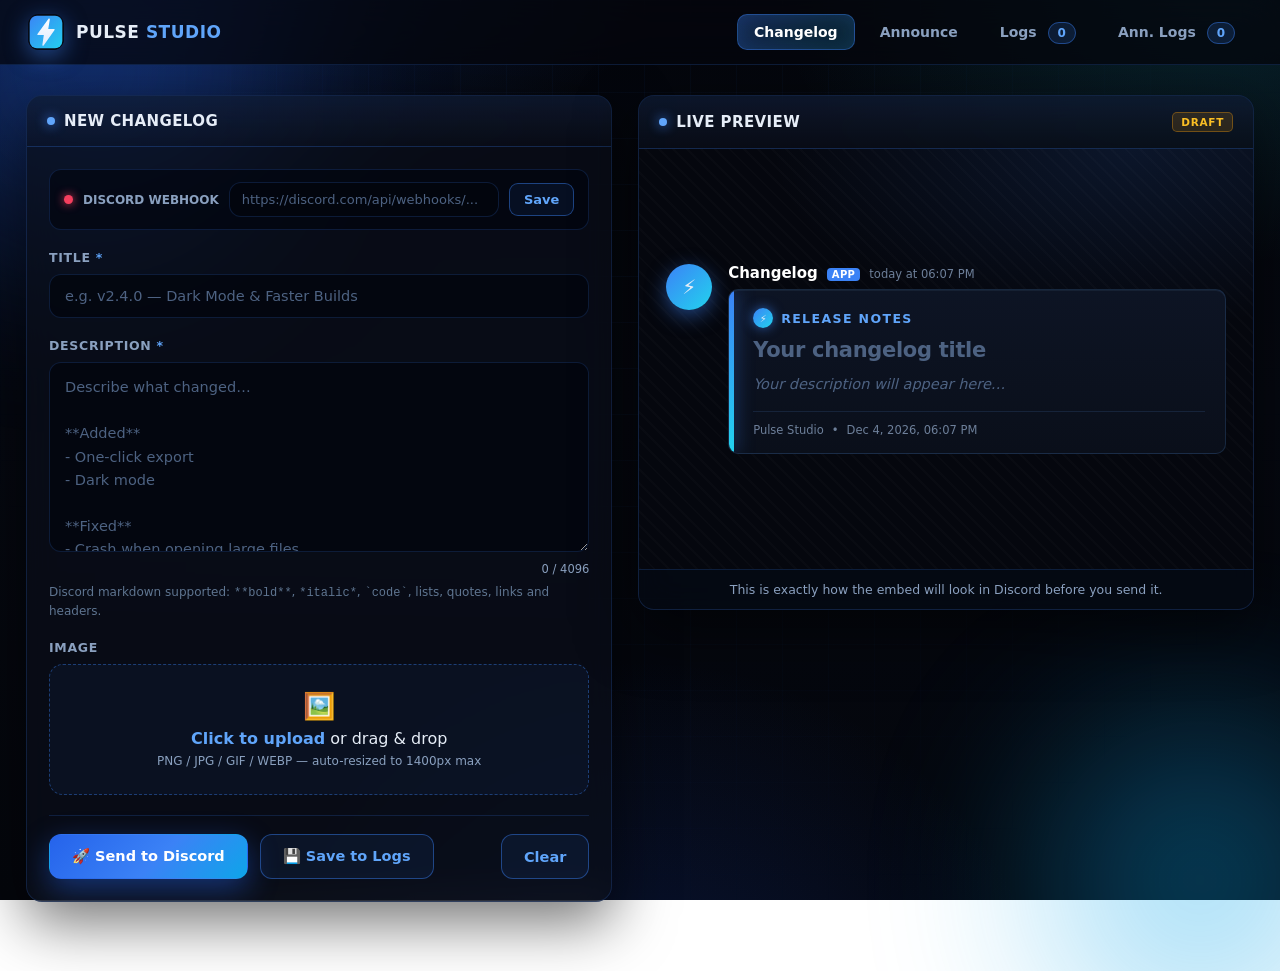
<file: index.html>
<!DOCTYPE html>
<html lang="en">
<head>
<meta charset="UTF-8" />
<meta name="viewport" content="width=device-width, initial-scale=1.0" />
<title>Pulse Studio — Changelog</title>
<link rel="icon" type="image/svg+xml" href="assets/logo.svg" />
<link rel="apple-touch-icon" href="assets/logo.svg" />
<link rel="stylesheet" href="css/style.css" />
</head>
<body>
<div class="orb orb-a"></div>
<div class="orb orb-b"></div>

<header class="topbar">
  <div class="brand">
    <img class="logo" src="assets/logo.svg" alt="Pulse Studio" />
    <span>PULSE <b>STUDIO</b></span>
  </div>
  <nav class="nav">
    <a href="index.html" class="active">Changelog</a>
    <a href="announcement.html">Announce</a>
    <a href="logs.html">Logs <span class="count-badge" id="navCount">0</span></a>
    <a href="announcement-logs.html">Ann. Logs <span class="count-badge" id="navCountAnn">0</span></a>
  </nav>
</header>

<main class="wrap">
  <div class="grid">

    <!-- ============ EDITOR ============ -->
    <section class="card">
      <div class="card-head">
        <h2 id="formHeading">New Changelog</h2>
        <button class="btn btn-ghost btn-sm" id="btnCancelEdit" style="display:none">Cancel edit</button>
      </div>
      <div class="card-body">

        <div class="webhook">
          <span class="dot" id="hookDot"></span>
          <span class="lbl">DISCORD WEBHOOK</span>
          <input type="url" id="webhookUrl" placeholder="https://discord.com/api/webhooks/..." />
          <button class="btn btn-ghost btn-sm" id="btnSaveHook">Save</button>
        </div>

        <div class="field">
          <label for="title">Title <span class="req">*</span></label>
          <input type="text" id="title" maxlength="256"
                 placeholder="e.g. v2.4.0 — Dark Mode &amp; Faster Builds" />
        </div>

        <div class="field">
          <label for="description">Description <span class="req">*</span></label>
          <textarea id="description" maxlength="4096"
            placeholder="Describe what changed…&#10;&#10;**Added**&#10;- One-click export&#10;- Dark mode&#10;&#10;**Fixed**&#10;- Crash when opening large files"></textarea>
          <div class="counter"><span id="descCount">0</span> / 4096</div>
          <div class="help">Discord markdown supported: <code>**bold**</code>, <code>*italic*</code>, <code>`code`</code>, lists, quotes, links and headers.</div>
        </div>

        <div class="field">
          <label>Image</label>
          <div class="drop" id="drop">
            <span class="ico">🖼️</span>
            <b>Click to upload</b> or drag &amp; drop
            <small>PNG / JPG / GIF / WEBP — auto-resized to 1400px max</small>
          </div>
          <div class="thumb-wrap" id="thumbWrap" style="display:none">
            <img id="thumbImg" alt="preview" />
            <div class="thumb-meta">
              <div class="name" id="thumbName"></div>
              <div class="size" id="thumbSize"></div>
            </div>
            <button class="btn btn-danger btn-sm" id="btnRemoveImg">Remove</button>
          </div>
          <input type="file" id="fileInput" accept="image/*" hidden />
        </div>

        <div class="actions">
          <button class="btn btn-primary" id="btnSend">🚀 Send to Discord</button>
          <button class="btn btn-ghost" id="btnSaveDraft">💾 Save to Logs</button>
          <span class="spacer"></span>
          <button class="btn btn-ghost" id="btnClear">Clear</button>
        </div>
      </div>
    </section>

    <!-- ============ PREVIEW ============ -->
    <section class="card" id="previewCard">
      <div class="card-head">
        <h2>Live Preview</h2>
        <span class="status draft" id="previewStatus">DRAFT</span>
      </div>

      <div class="preview-stage">
        <div class="discord-msg">
          <div class="avatar">⚡</div>
          <div class="msg-content">
            <div class="msg-meta">
              <span class="bot-name">Changelog</span>
              <span class="bot-tag">APP</span>
              <span class="time" id="pvTime">today at 00:00</span>
            </div>

            <div class="embed" id="embedBox">
              <div class="e-author">
                <span class="e-author-name">Release Notes</span>
              </div>
              <h3 id="pvTitle">Your changelog title</h3>
              <div class="e-desc placeholder" id="pvDesc">Your description will appear here…</div>

              <div class="e-img" id="pvImgWrap" style="display:none">
                <img id="pvImg" alt="" />
              </div>

              <div class="e-foot">
                <span id="pvFoot">Pulse Studio</span>
                <span>•</span>
                <span id="pvDate">—</span>
              </div>
            </div>
          </div>
        </div>
      </div>

      <div class="preview-hint">
        This is exactly how the embed will look in Discord before you send it.
      </div>
    </section>

  </div>
</main>

<div class="modal-bg" id="confirmModal">
  <div class="modal" style="max-width:430px">
    <div class="card-head"><h2 id="cmTitle">Confirm</h2></div>
    <div class="card-body">
      <p id="cmText" style="margin:0 0 20px;color:var(--muted);line-height:1.6"></p>
      <div class="actions" style="border:0;padding-top:0;margin:0">
        <button class="btn btn-primary" id="cmYes" style="flex:1">Yes</button>
        <button class="btn btn-ghost" id="cmNo" style="flex:1">Cancel</button>
      </div>
    </div>
  </div>
</div>

<script src="js/core.js"></script>
<script src="js/editor.js"></script>
</body>
</html>
</file>
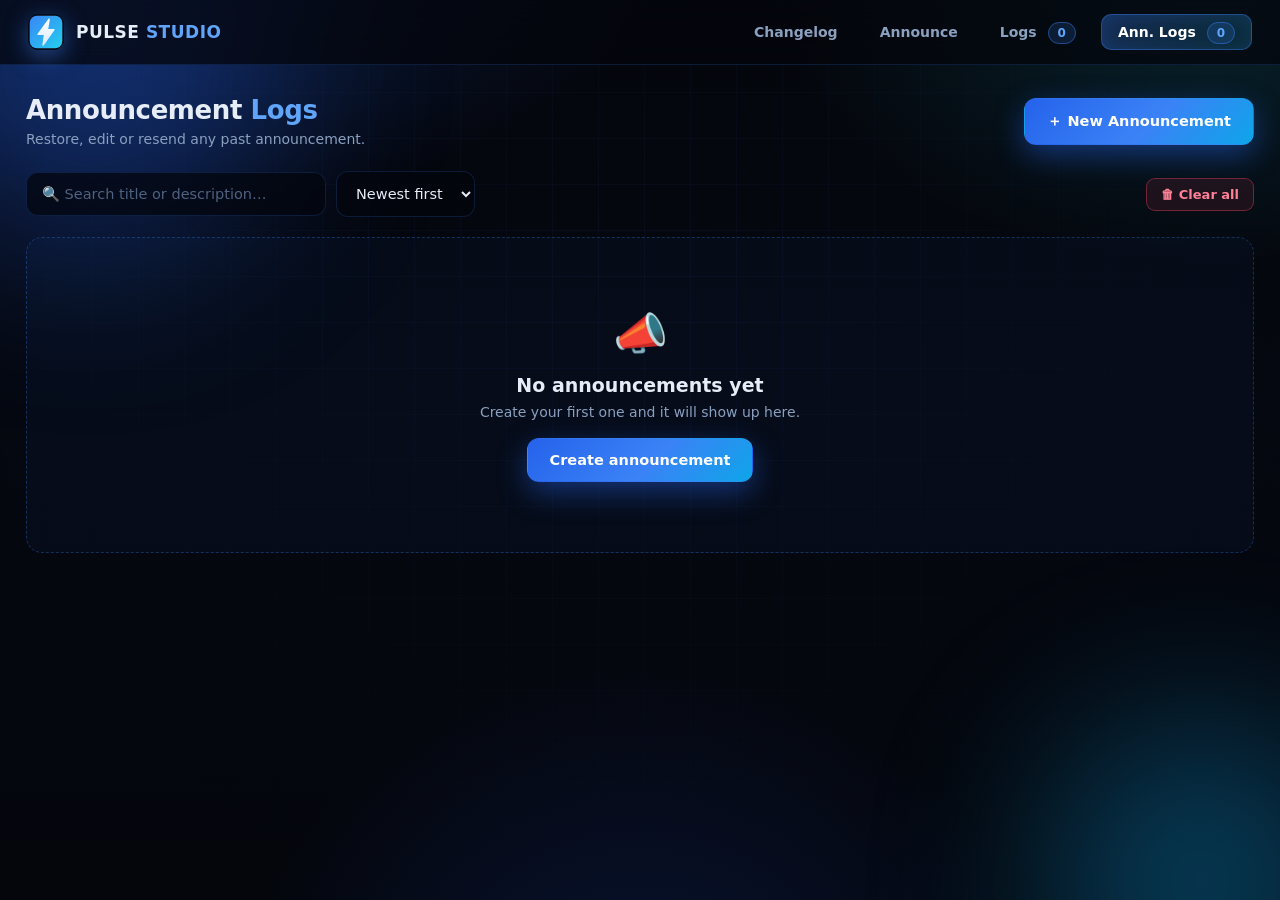
<file: announcement-logs.html>
<!DOCTYPE html>
<html lang="en">
<head>
<meta charset="UTF-8" />
<meta name="viewport" content="width=device-width, initial-scale=1.0" />
<title>Pulse Studio — Announcement Logs</title>
<link rel="icon" type="image/svg+xml" href="assets/logo.svg" />
<link rel="apple-touch-icon" href="assets/logo.svg" />
<link rel="stylesheet" href="css/style.css" />
</head>
<body>
<div class="orb orb-a"></div>
<div class="orb orb-b"></div>

<header class="topbar">
  <div class="brand">
    <img class="logo" src="assets/logo.svg" alt="Pulse Studio" />
    <span>PULSE <b>STUDIO</b></span>
  </div>
  <nav class="nav">
    <a href="index.html">Changelog</a>
    <a href="announcement.html">Announce</a>
    <a href="logs.html">Logs <span class="count-badge" id="navCount">0</span></a>
    <a href="announcement-logs.html" class="active">Ann. Logs <span class="count-badge" id="navCountAnn">0</span></a>
  </nav>
</header>

<main class="wrap">
  <div class="page-title">
    <div>
      <h1>Announcement <span>Logs</span></h1>
      <p>Restore, edit or resend any past announcement.</p>
    </div>
    <a class="btn btn-primary" href="announcement.html" style="text-decoration:none">＋ New Announcement</a>
  </div>

  <div class="toolbar">
    <input type="text" id="search" placeholder="🔍 Search title or description…" />
    <select id="sort" style="width:auto">
      <option value="new">Newest first</option>
      <option value="old">Oldest first</option>
      <option value="az">Title A–Z</option>
    </select>
    <span class="spacer" style="flex:1"></span>
    <button class="btn btn-danger btn-sm" id="btnClearAll">🗑 Clear all</button>
  </div>

  <div class="logs" id="logs"></div>

  <div class="empty" id="empty" style="display:none">
    <div class="big">📣</div>
    <h3>No announcements yet</h3>
    <p>Create your first one and it will show up here.</p>
    <p style="margin-top:18px"><a class="btn btn-primary" href="announcement.html" style="text-decoration:none">Create announcement</a></p>
  </div>
</main>

<div class="modal-bg" id="confirmModal">
  <div class="modal" style="max-width:430px">
    <div class="card-head"><h2 id="cmTitle">Confirm</h2></div>
    <div class="card-body">
      <p id="cmText" style="margin:0 0 20px;color:var(--muted);line-height:1.6"></p>
      <div class="actions" style="border:0;padding-top:0;margin:0">
        <button class="btn btn-primary" id="cmYes" style="flex:1">Yes</button>
        <button class="btn btn-ghost" id="cmNo" style="flex:1">Cancel</button>
      </div>
    </div>
  </div>
</div>

<script src="js/core.js"></script>
<script src="js/announcement-logs.js"></script>
</body>
</html>
</file>
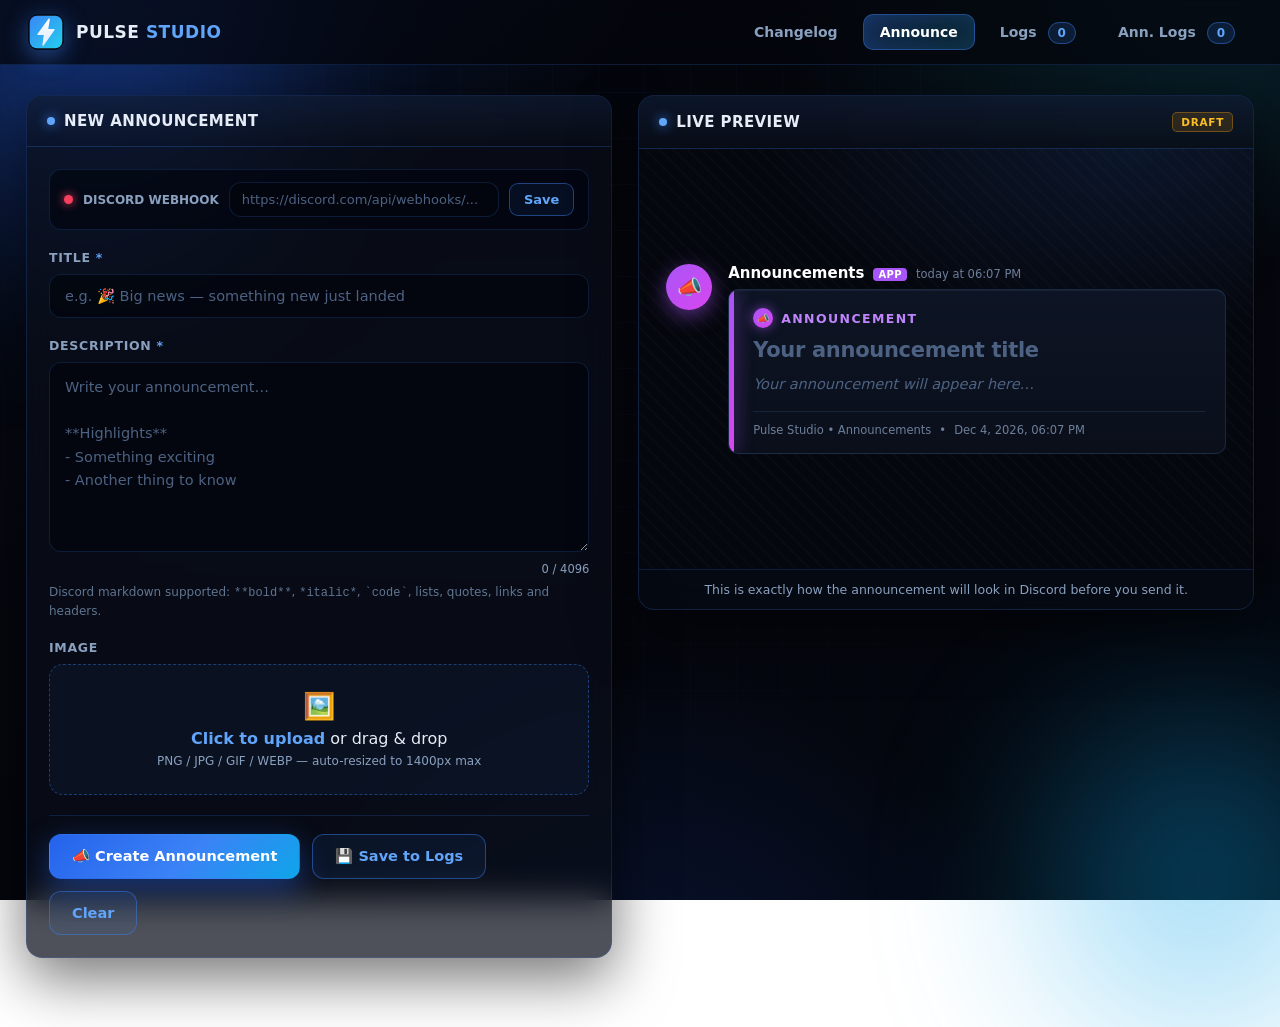
<file: announcement.html>
<!DOCTYPE html>
<html lang="en">
<head>
<meta charset="UTF-8" />
<meta name="viewport" content="width=device-width, initial-scale=1.0" />
<title>Pulse Studio — Announcement</title>
<link rel="icon" type="image/svg+xml" href="assets/logo.svg" />
<link rel="apple-touch-icon" href="assets/logo.svg" />
<link rel="stylesheet" href="css/style.css" />
</head>
<body>
<div class="orb orb-a"></div>
<div class="orb orb-b"></div>

<header class="topbar">
  <div class="brand">
    <img class="logo" src="assets/logo.svg" alt="Pulse Studio" />
    <span>PULSE <b>STUDIO</b></span>
  </div>
  <nav class="nav">
    <a href="index.html">Changelog</a>
    <a href="announcement.html" class="active">Announce</a>
    <a href="logs.html">Logs <span class="count-badge" id="navCount">0</span></a>
    <a href="announcement-logs.html">Ann. Logs <span class="count-badge" id="navCountAnn">0</span></a>
  </nav>
</header>

<main class="wrap">
  <div class="grid">

    <!-- ============ EDITOR ============ -->
    <section class="card">
      <div class="card-head">
        <h2 id="formHeading">New Announcement</h2>
        <button class="btn btn-ghost btn-sm" id="btnCancelEdit" style="display:none">Cancel edit</button>
      </div>
      <div class="card-body">

        <div class="webhook">
          <span class="dot" id="hookDot"></span>
          <span class="lbl">DISCORD WEBHOOK</span>
          <input type="url" id="webhookUrl" placeholder="https://discord.com/api/webhooks/..." />
          <button class="btn btn-ghost btn-sm" id="btnSaveHook">Save</button>
        </div>

        <div class="field">
          <label for="title">Title <span class="req">*</span></label>
          <input type="text" id="title" maxlength="256"
                 placeholder="e.g. 🎉 Big news — something new just landed" />
        </div>

        <div class="field">
          <label for="description">Description <span class="req">*</span></label>
          <textarea id="description" maxlength="4096"
            placeholder="Write your announcement…&#10;&#10;**Highlights**&#10;- Something exciting&#10;- Another thing to know"></textarea>
          <div class="counter"><span id="descCount">0</span> / 4096</div>
          <div class="help">Discord markdown supported: <code>**bold**</code>, <code>*italic*</code>, <code>`code`</code>, lists, quotes, links and headers.</div>
        </div>

        <div class="field">
          <label>Image</label>
          <div class="drop" id="drop">
            <span class="ico">🖼️</span>
            <b>Click to upload</b> or drag &amp; drop
            <small>PNG / JPG / GIF / WEBP — auto-resized to 1400px max</small>
          </div>
          <div class="thumb-wrap" id="thumbWrap" style="display:none">
            <img id="thumbImg" alt="preview" />
            <div class="thumb-meta">
              <div class="name" id="thumbName"></div>
              <div class="size" id="thumbSize"></div>
            </div>
            <button class="btn btn-danger btn-sm" id="btnRemoveImg">Remove</button>
          </div>
          <input type="file" id="fileInput" accept="image/*" hidden />
        </div>

        <div class="actions">
          <button class="btn btn-primary" id="btnSend">📣 Create Announcement</button>
          <button class="btn btn-ghost" id="btnSaveDraft">💾 Save to Logs</button>
          <span class="spacer"></span>
          <button class="btn btn-ghost" id="btnClear">Clear</button>
        </div>
      </div>
    </section>

    <!-- ============ PREVIEW ============ -->
    <section class="card" id="previewCard">
      <div class="card-head">
        <h2>Live Preview</h2>
        <span class="status draft" id="previewStatus">DRAFT</span>
      </div>

      <div class="preview-stage">
        <div class="discord-msg">
          <div class="avatar ann-avatar">📣</div>
          <div class="msg-content">
            <div class="msg-meta">
              <span class="bot-name">Announcements</span>
              <span class="bot-tag ann-tag">APP</span>
              <span class="time" id="pvTime">today at 00:00</span>
            </div>

            <div class="embed ann-embed" id="embedBox">
              <div class="e-author">
                <span class="e-author-name">Announcement</span>
              </div>
              <h3 id="pvTitle">Your announcement title</h3>
              <div class="e-desc placeholder" id="pvDesc">Your announcement will appear here…</div>

              <div class="e-img" id="pvImgWrap" style="display:none">
                <img id="pvImg" alt="" />
              </div>

              <div class="e-foot">
                <span id="pvFoot">Pulse Studio • Announcements</span>
                <span>•</span>
                <span id="pvDate">—</span>
              </div>
            </div>
          </div>
        </div>
      </div>

      <div class="preview-hint">
        This is exactly how the announcement will look in Discord before you send it.
      </div>
    </section>

  </div>
</main>

<div class="modal-bg" id="confirmModal">
  <div class="modal" style="max-width:430px">
    <div class="card-head"><h2 id="cmTitle">Confirm</h2></div>
    <div class="card-body">
      <p id="cmText" style="margin:0 0 20px;color:var(--muted);line-height:1.6"></p>
      <div class="actions" style="border:0;padding-top:0;margin:0">
        <button class="btn btn-primary" id="cmYes" style="flex:1">Yes</button>
        <button class="btn btn-ghost" id="cmNo" style="flex:1">Cancel</button>
      </div>
    </div>
  </div>
</div>

<script src="js/core.js"></script>
<script src="js/announcement.js"></script>
</body>
</html>
</file>
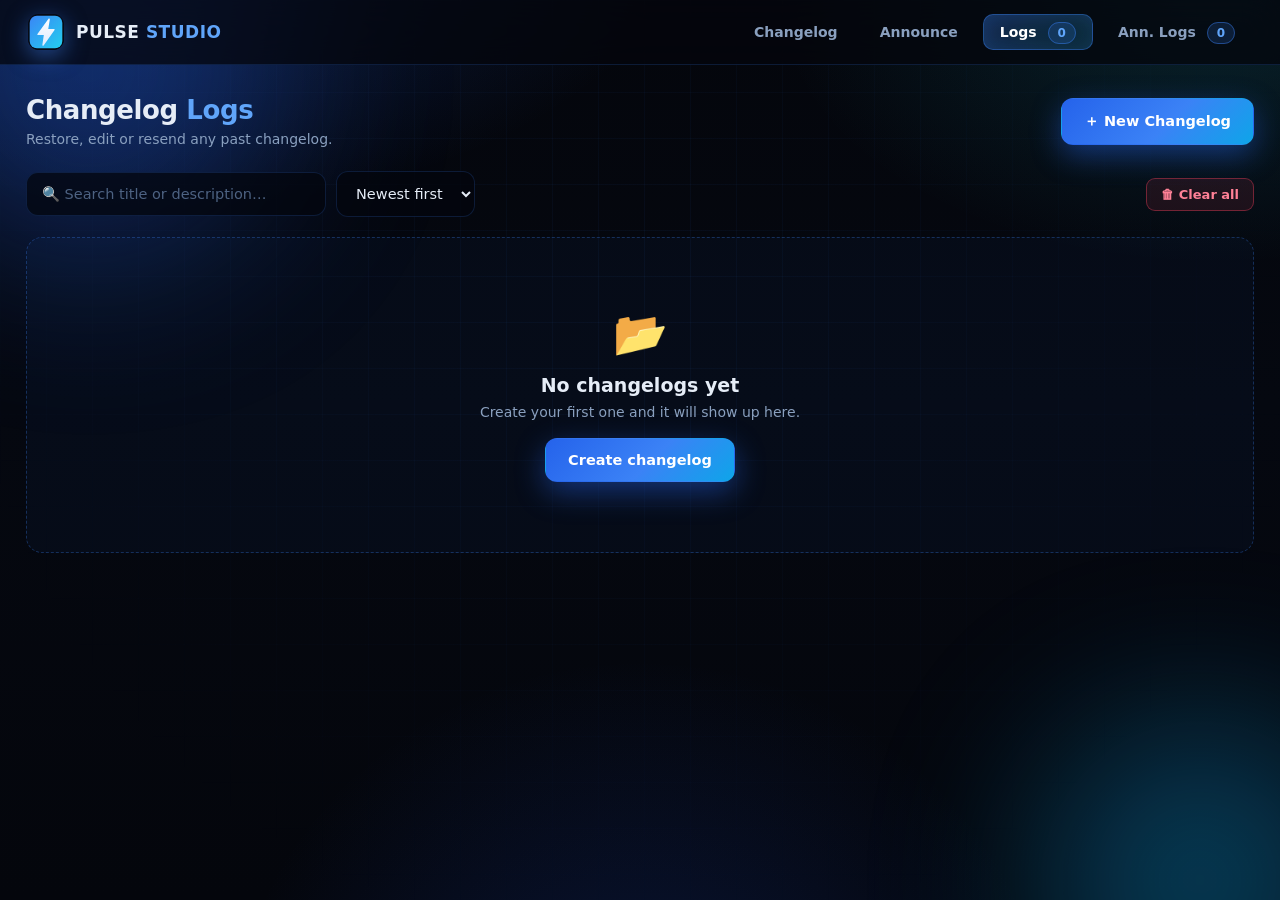
<file: logs.html>
<!DOCTYPE html>
<html lang="en">
<head>
<meta charset="UTF-8" />
<meta name="viewport" content="width=device-width, initial-scale=1.0" />
<title>Pulse Studio — Changelog Logs</title>
<link rel="icon" type="image/svg+xml" href="assets/logo.svg" />
<link rel="apple-touch-icon" href="assets/logo.svg" />
<link rel="stylesheet" href="css/style.css" />
</head>
<body>
<div class="orb orb-a"></div>
<div class="orb orb-b"></div>

<header class="topbar">
  <div class="brand">
    <img class="logo" src="assets/logo.svg" alt="Pulse Studio" />
    <span>PULSE <b>STUDIO</b></span>
  </div>
  <nav class="nav">
    <a href="index.html">Changelog</a>
    <a href="announcement.html">Announce</a>
    <a href="logs.html" class="active">Logs <span class="count-badge" id="navCount">0</span></a>
    <a href="announcement-logs.html">Ann. Logs <span class="count-badge" id="navCountAnn">0</span></a>
  </nav>
</header>

<main class="wrap">
  <div class="page-title">
    <div>
      <h1>Changelog <span>Logs</span></h1>
      <p>Restore, edit or resend any past changelog.</p>
    </div>
    <a class="btn btn-primary" href="index.html" style="text-decoration:none">＋ New Changelog</a>
  </div>

  <div class="toolbar">
    <input type="text" id="search" placeholder="🔍 Search title or description…" />
    <select id="sort" style="width:auto">
      <option value="new">Newest first</option>
      <option value="old">Oldest first</option>
      <option value="az">Title A–Z</option>
    </select>
    <span class="spacer" style="flex:1"></span>
    <button class="btn btn-danger btn-sm" id="btnClearAll">🗑 Clear all</button>
  </div>

  <div class="logs" id="logs"></div>

  <div class="empty" id="empty" style="display:none">
    <div class="big">📂</div>
    <h3>No changelogs yet</h3>
    <p>Create your first one and it will show up here.</p>
    <p style="margin-top:18px"><a class="btn btn-primary" href="index.html" style="text-decoration:none">Create changelog</a></p>
  </div>
</main>

<div class="modal-bg" id="confirmModal">
  <div class="modal" style="max-width:430px">
    <div class="card-head"><h2 id="cmTitle">Confirm</h2></div>
    <div class="card-body">
      <p id="cmText" style="margin:0 0 20px;color:var(--muted);line-height:1.6"></p>
      <div class="actions" style="border:0;padding-top:0;margin:0">
        <button class="btn btn-primary" id="cmYes" style="flex:1">Yes</button>
        <button class="btn btn-ghost" id="cmNo" style="flex:1">Cancel</button>
      </div>
    </div>
  </div>
</div>

<script src="js/core.js"></script>
<script src="js/logs.js"></script>
</body>
</html>
</file>
<file: css/style.css>
/* ============================================================
   PULSE STUDIO — Blue / Black modern UI
   ============================================================ */

:root {
  --bg: #04060c;
  --bg-2: #070b14;
  --panel: rgba(10, 15, 26, 0.72);
  --panel-solid: #0a0f1a;
  --line: rgba(59, 130, 246, 0.18);
  --line-strong: rgba(59, 130, 246, 0.45);
  --blue: #3b82f6;
  --blue-2: #60a5fa;
  --blue-3: #1d4ed8;
  --cyan: #22d3ee;
  --text: #e6edf7;
  --muted: #8aa0bf;
  --danger: #f43f5e;
  --ok: #22c55e;
  --warn: #f59e0b;
  --radius: 16px;
  --shadow: 0 20px 60px rgba(0, 0, 0, 0.55);
  --glow: 0 0 0 1px rgba(59, 130, 246, 0.25), 0 10px 40px rgba(37, 99, 235, 0.18);
  --font: "Segoe UI", Inter, system-ui, -apple-system, Roboto, Helvetica, Arial, sans-serif;
}

* { box-sizing: border-box; }

html, body { height: 100%; }

body {
  margin: 0;
  font-family: var(--font);
  color: var(--text);
  background:
    radial-gradient(900px 500px at 12% -10%, rgba(37, 99, 235, 0.28), transparent 60%),
    radial-gradient(800px 480px at 95% 0%, rgba(34, 211, 238, 0.14), transparent 55%),
    radial-gradient(700px 700px at 50% 120%, rgba(29, 78, 216, 0.22), transparent 60%),
    linear-gradient(180deg, #04060c 0%, #050810 45%, #04060c 100%);
  background-attachment: fixed;
  min-height: 100vh;
  overflow-x: hidden;
}

/* animated backdrop grid */
body::before {
  content: "";
  position: fixed;
  inset: 0;
  background-image:
    linear-gradient(rgba(59, 130, 246, 0.055) 1px, transparent 1px),
    linear-gradient(90deg, rgba(59, 130, 246, 0.055) 1px, transparent 1px);
  background-size: 46px 46px;
  mask-image: radial-gradient(circle at 50% 30%, #000 0%, transparent 78%);
  pointer-events: none;
  z-index: 0;
  animation: drift 40s linear infinite;
}

@keyframes drift {
  from { background-position: 0 0, 0 0; }
  to { background-position: 46px 46px, 46px 46px; }
}

/* floating orbs */
.orb {
  position: fixed;
  border-radius: 50%;
  filter: blur(90px);
  opacity: 0.35;
  pointer-events: none;
  z-index: 0;
}
.orb-a { width: 380px; height: 380px; background: #2563eb; top: -120px; left: -100px; animation: float1 18s ease-in-out infinite; }
.orb-b { width: 320px; height: 320px; background: #0ea5e9; bottom: -140px; right: -80px; animation: float2 22s ease-in-out infinite; }

@keyframes float1 { 50% { transform: translate(60px, 40px) scale(1.1); } }
@keyframes float2 { 50% { transform: translate(-50px, -40px) scale(1.08); } }

/* ============================ TOPBAR ============================ */
.topbar {
  position: sticky;
  top: 0;
  z-index: 50;
  display: flex;
  align-items: center;
  gap: 20px;
  padding: 14px 28px;
  background: rgba(4, 6, 12, 0.75);
  backdrop-filter: blur(18px);
  border-bottom: 1px solid var(--line);
}

.brand {
  display: flex;
  align-items: center;
  gap: 12px;
  font-weight: 800;
  letter-spacing: 0.5px;
  font-size: 17px;
}

.brand .logo {
  width: 36px;
  height: 36px;
  border-radius: 11px;
  display: block;
  flex: none;
  box-shadow: 0 6px 22px rgba(59, 130, 246, 0.5);
}

.brand span b { color: var(--blue-2); }

.nav {
  display: flex;
  gap: 8px;
  margin-left: auto;
  align-items: center;
}

.nav a {
  text-decoration: none;
  color: var(--muted);
  font-size: 14px;
  font-weight: 600;
  padding: 9px 16px;
  border-radius: 10px;
  border: 1px solid transparent;
  transition: 0.22s ease;
}

.nav a:hover { color: var(--text); background: rgba(59, 130, 246, 0.1); }

.nav a.active {
  color: #fff;
  background: linear-gradient(135deg, rgba(59, 130, 246, 0.28), rgba(34, 211, 238, 0.14));
  border-color: var(--line-strong);
  box-shadow: inset 0 0 22px rgba(59, 130, 246, 0.2);
}

.count-badge {
  background: rgba(59, 130, 246, 0.16);
  border: 1px solid var(--line-strong);
  color: var(--blue-2);
  font-size: 12px;
  font-weight: 700;
  padding: 3px 9px;
  border-radius: 999px;
  margin-left: 6px;
}

@media (max-width: 720px) {
  .topbar { flex-wrap: wrap; padding: 12px 16px; }
  .nav { margin-left: 0; width: 100%; overflow-x: auto; justify-content: flex-start; }
  .nav a { white-space: nowrap; }
}

/* ============================ LAYOUT ============================ */
.wrap {
  position: relative;
  z-index: 1;
  max-width: 1400px;
  margin: 0 auto;
  padding: 30px 26px 70px;
}

.grid {
  display: grid;
  grid-template-columns: minmax(0, 1fr) minmax(0, 1.05fr);
  gap: 26px;
  align-items: start;
}

@media (max-width: 1050px) {
  .grid { grid-template-columns: 1fr; }
}

.card {
  background: var(--panel);
  border: 1px solid var(--line);
  border-radius: var(--radius);
  box-shadow: var(--shadow);
  backdrop-filter: blur(16px);
  overflow: hidden;
  animation: rise 0.55s cubic-bezier(0.22, 1, 0.36, 1) both;
}

.card:nth-child(2) { animation-delay: 0.09s; }

@keyframes rise {
  from { opacity: 0; transform: translateY(22px); }
  to { opacity: 1; transform: none; }
}

.card-head {
  display: flex;
  align-items: center;
  justify-content: space-between;
  gap: 12px;
  padding: 16px 20px;
  border-bottom: 1px solid var(--line);
  background: linear-gradient(180deg, rgba(59, 130, 246, 0.09), transparent);
}

.card-head h2 {
  margin: 0;
  font-size: 15px;
  font-weight: 700;
  letter-spacing: 0.4px;
  text-transform: uppercase;
  display: flex;
  align-items: center;
  gap: 9px;
}

.card-head h2::before {
  content: "";
  width: 8px;
  height: 8px;
  border-radius: 50%;
  background: var(--blue-2);
  box-shadow: 0 0 12px var(--blue);
}

.card-body { padding: 22px; }

/* ============================ FORM ============================ */
.field { margin-bottom: 20px; }

label {
  display: block;
  font-size: 12.5px;
  font-weight: 700;
  letter-spacing: 0.7px;
  text-transform: uppercase;
  color: var(--muted);
  margin-bottom: 9px;
}

label .req { color: var(--blue-2); }

input[type="text"],
input[type="url"],
textarea,
select {
  width: 100%;
  padding: 13px 15px;
  background: rgba(3, 6, 14, 0.75);
  border: 1px solid var(--line);
  border-radius: 12px;
  color: var(--text);
  font-family: var(--font);
  font-size: 14.5px;
  outline: none;
  transition: border-color 0.2s, box-shadow 0.2s, background 0.2s;
}

textarea { min-height: 190px; resize: vertical; line-height: 1.6; }

input:focus, textarea:focus, select:focus {
  border-color: var(--blue);
  background: rgba(8, 14, 28, 0.9);
  box-shadow: 0 0 0 4px rgba(59, 130, 246, 0.15), 0 0 24px rgba(59, 130, 246, 0.18);
}

input::placeholder, textarea::placeholder { color: #4d6282; }

.help {
  font-size: 12px;
  color: #5f7591;
  margin-top: 7px;
  line-height: 1.5;
}

.counter { font-size: 11.5px; color: var(--muted); text-align: right; margin-top: 6px; }

.row { display: grid; grid-template-columns: 1fr 1fr; gap: 16px; }
@media (max-width: 640px) { .row { grid-template-columns: 1fr; } }

/* upload */
.drop {
  border: 1.5px dashed rgba(59, 130, 246, 0.4);
  border-radius: 14px;
  padding: 26px 18px;
  text-align: center;
  cursor: pointer;
  background: rgba(59, 130, 246, 0.05);
  transition: 0.22s ease;
  position: relative;
}

.drop:hover, .drop.drag {
  border-color: var(--blue-2);
  background: rgba(59, 130, 246, 0.12);
  box-shadow: inset 0 0 40px rgba(59, 130, 246, 0.14);
}

.drop .ico { font-size: 26px; display: block; margin-bottom: 8px; }
.drop b { color: var(--blue-2); }
.drop small { display: block; color: var(--muted); margin-top: 6px; font-size: 12px; }

.thumb-wrap {
  display: flex;
  gap: 14px;
  align-items: center;
  padding: 12px;
  border: 1px solid var(--line-strong);
  border-radius: 14px;
  background: rgba(3, 6, 14, 0.7);
}

.thumb-wrap img {
  width: 108px;
  height: 74px;
  object-fit: cover;
  border-radius: 9px;
  border: 1px solid var(--line);
}

.thumb-meta { flex: 1; min-width: 0; }
.thumb-meta .name { font-size: 13.5px; font-weight: 600; overflow: hidden; text-overflow: ellipsis; white-space: nowrap; }
.thumb-meta .size { font-size: 12px; color: var(--muted); margin-top: 4px; }

/* buttons */
.btn {
  position: relative;
  display: inline-flex;
  align-items: center;
  justify-content: center;
  gap: 9px;
  padding: 13px 22px;
  border-radius: 12px;
  border: 1px solid transparent;
  font-size: 14.5px;
  font-weight: 700;
  font-family: var(--font);
  cursor: pointer;
  transition: 0.22s ease;
  overflow: hidden;
  background: rgba(59, 130, 246, 0.1);
  color: var(--text);
}

.btn:active { transform: translateY(1px) scale(0.99); }

.btn-primary {
  background: linear-gradient(135deg, #2563eb 0%, #3b82f6 55%, #0ea5e9 100%);
  color: #fff;
  box-shadow: 0 10px 30px rgba(37, 99, 235, 0.45);
}

.btn-primary::after {
  content: "";
  position: absolute;
  top: 0;
  left: -120%;
  width: 60%;
  height: 100%;
  background: linear-gradient(90deg, transparent, rgba(255, 255, 255, 0.35), transparent);
  transform: skewX(-20deg);
  transition: 0.6s ease;
}

.btn-primary:hover::after { left: 130%; }

.btn-primary:hover {
  transform: translateY(-2px);
  box-shadow: 0 16px 40px rgba(37, 99, 235, 0.6);
}

.btn-ghost {
  background: rgba(59, 130, 246, 0.08);
  border-color: var(--line-strong);
  color: var(--blue-2);
}

.btn-ghost:hover { background: rgba(59, 130, 246, 0.18); color: #fff; transform: translateY(-2px); }

.btn-danger {
  background: rgba(244, 63, 94, 0.1);
  border-color: rgba(244, 63, 94, 0.4);
  color: #ff8197;
}
.btn-danger:hover { background: rgba(244, 63, 94, 0.22); color: #fff; }

.btn-sm { padding: 8px 14px; font-size: 13px; border-radius: 9px; }

.btn:disabled { opacity: 0.5; cursor: not-allowed; transform: none !important; }

.actions {
  display: flex;
  gap: 12px;
  flex-wrap: wrap;
  margin-top: 6px;
  padding-top: 18px;
  border-top: 1px solid var(--line);
}

.actions .spacer { flex: 1; }

/* webhook box */
.webhook {
  display: flex;
  gap: 10px;
  align-items: center;
  padding: 12px 14px;
  border-radius: 12px;
  background: rgba(3, 6, 14, 0.65);
  border: 1px solid var(--line);
  margin-bottom: 20px;
}

.webhook .dot {
  width: 9px; height: 9px; border-radius: 50%;
  background: var(--danger);
  box-shadow: 0 0 10px var(--danger);
  flex: none;
}
.webhook .dot.on { background: var(--ok); box-shadow: 0 0 10px var(--ok); }

.webhook input { flex: 1; padding: 9px 12px; font-size: 13px; }
.webhook .lbl { font-size: 12px; color: var(--muted); white-space: nowrap; font-weight: 600; }

/* ============================ PREVIEW ============================ */
.preview-stage {
  padding: 26px;
  background:
    radial-gradient(600px 300px at 80% 0%, rgba(59, 130, 246, 0.12), transparent 60%),
    repeating-linear-gradient(45deg, rgba(255,255,255,0.014) 0 2px, transparent 2px 10px),
    #05070e;
  min-height: 420px;
  display: flex;
  align-items: center;
  justify-content: center;
}

.discord-msg {
  width: 100%;
  max-width: 560px;
  display: flex;
  gap: 16px;
  animation: rise 0.4s ease both;
}

.avatar {
  width: 46px; height: 46px;
  border-radius: 50%;
  flex: none;
  background: linear-gradient(135deg, var(--blue), var(--cyan));
  display: grid; place-items: center;
  font-size: 20px;
  box-shadow: 0 6px 20px rgba(59, 130, 246, 0.5);
}

.msg-content { flex: 1; min-width: 0; }

.msg-meta {
  display: flex; align-items: baseline; gap: 9px;
  margin-bottom: 7px;
}
.msg-meta .bot-name { font-weight: 700; font-size: 15px; color: #fff; }
.msg-meta .bot-tag {
  font-size: 10px; font-weight: 700; background: var(--blue);
  color: #fff; padding: 1px 5px; border-radius: 4px; letter-spacing: 0.4px;
}
.msg-meta .time { font-size: 11.5px; color: #6d7f99; }

/* the embed — changelog / release-notes style */
.embed {
  position: relative;
  background: linear-gradient(180deg, #0d1424 0%, #0a0f1a 100%);
  border-radius: 10px;
  padding: 18px 20px 16px 24px;
  overflow: hidden;
  border: 1px solid rgba(96, 165, 250, 0.16);
  transition: 0.3s ease;
  box-shadow: inset 0 1px 0 rgba(148, 197, 255, 0.07);
}

.embed::before {
  content: "";
  position: absolute;
  left: 0; top: 0; bottom: 0;
  width: 5px;
  background: linear-gradient(180deg, var(--blue), var(--cyan));
  box-shadow: 0 0 18px rgba(59, 130, 246, 0.7);
}

.embed:hover {
  border-color: rgba(96, 165, 250, 0.34);
  box-shadow: inset 0 1px 0 rgba(148, 197, 255, 0.1), 0 10px 34px rgba(37, 99, 235, 0.16);
}

/* author line (release notes) */
.embed .e-author {
  display: flex;
  align-items: center;
  gap: 8px;
  margin-bottom: 9px;
}

.embed .e-author::before {
  content: "⚡";
  width: 20px; height: 20px;
  border-radius: 50%;
  display: grid; place-items: center;
  font-size: 10px;
  background: linear-gradient(135deg, var(--blue), var(--cyan));
  box-shadow: 0 0 12px rgba(59, 130, 246, 0.65);
}

.embed .e-author-name {
  font-size: 12.5px;
  font-weight: 800;
  letter-spacing: 1.4px;
  text-transform: uppercase;
  color: var(--blue-2);
}

.embed h3 {
  margin: 0 0 8px;
  font-size: 21px;
  font-weight: 800;
  letter-spacing: -0.3px;
  line-height: 1.3;
  color: #fff;
  word-break: break-word;
  text-shadow: 0 2px 18px rgba(59, 130, 246, 0.35);
}

.embed h3.placeholder { color: #4d6282; text-shadow: none; font-weight: 600; }

/* markdown-ish description (Discord style) */
.embed .e-desc {
  font-size: 14.5px;
  line-height: 1.68;
  color: #c9d6ea;
  white-space: pre-wrap;
  word-break: break-word;
}

.embed .e-desc.placeholder { color: #4d6282; font-style: italic; }

.embed .e-desc::-webkit-scrollbar { width: 6px; }
.embed .e-desc { scrollbar-width: thin; scrollbar-color: #1b2c47 transparent; }

.embed .e-desc.max-h { max-height: 300px; overflow-y: auto; padding-right: 6px; }

.embed .e-desc strong, .embed .e-desc b { color: #ffffff; font-weight: 700; }
.embed .e-desc em { color: #dbe7fb; }
.embed .e-desc del { color: #7f93b1; }
.embed .e-desc code {
  background: rgba(59, 130, 246, 0.14);
  border: 1px solid rgba(96, 165, 250, 0.22);
  color: #8ec2ff;
  padding: 1px 6px;
  border-radius: 5px;
  font-size: 12.5px;
  font-family: Consolas, "Courier New", monospace;
}
.embed .e-desc pre {
  background: #05070e;
  border: 1px solid rgba(96, 165, 250, 0.18);
  border-radius: 7px;
  padding: 9px 11px;
  overflow-x: auto;
  margin: 8px 0;
  white-space: pre;
}
.embed .e-desc pre code { background: none; border: 0; padding: 0; color: #9fd0ff; }
.embed .e-desc a { color: #4da3ff; text-decoration: none; }
.embed .e-desc a:hover { text-decoration: underline; }
.embed .e-desc ul, .embed .e-desc ol { margin: 6px 0; padding-left: 20px; }
.embed .e-desc li { margin: 3px 0; }
.embed .e-desc li::marker { color: var(--blue-2); }
.embed .e-desc h1, .embed .e-desc h2, .embed .e-desc h3, .embed .e-desc h4 {
  color: #fff; margin: 12px 0 6px; line-height: 1.35;
}
.embed .e-desc h1 { font-size: 18px; }
.embed .e-desc h2 { font-size: 16.5px; }
.embed .e-desc h3, .embed .e-desc h4 { font-size: 15px; }
.embed .e-desc blockquote {
  margin: 8px 0;
  padding: 3px 0 3px 11px;
  border-left: 3px solid var(--blue);
  color: #9fb4d4;
}
.embed .e-desc hr { border: 0; border-top: 1px solid rgba(96, 165, 250, 0.25); margin: 10px 0; }
.embed .e-desc .spoiler {
  background: rgba(255, 255, 255, 0.08);
  border-radius: 4px;
  padding: 0 4px;
  color: transparent;
  user-select: none;
  transition: 0.2s;
}
.embed .e-desc .spoiler:hover { color: #c9d6ea; background: rgba(59, 130, 246, 0.18); }
.embed .e-desc .md-gap { height: 8px; }
.embed .e-desc img { max-width: 100%; border-radius: 7px; margin: 6px 0; }

.embed .e-img {
  margin-top: 14px;
  border-radius: 8px;
  overflow: hidden;
  border: 1px solid rgba(96, 165, 250, 0.2);
  max-height: 260px;
  background: #05070e;
  position: relative;
}
.embed .e-img img { width: 100%; display: block; max-height: 260px; object-fit: cover; }

.embed .e-foot {
  display: flex;
  align-items: center;
  gap: 8px;
  margin-top: 14px;
  padding-top: 11px;
  border-top: 1px solid rgba(96, 165, 250, 0.13);
  font-size: 11.5px;
  color: #6d7f99;
}
.embed .e-foot .fi {
  width: 18px; height: 18px; border-radius: 50%;
  background: linear-gradient(135deg, var(--blue), var(--cyan));
  display: grid; place-items: center; font-size: 9px;
}

.preview-hint {
  text-align: center;
  font-size: 12.5px;
  color: var(--muted);
  padding: 12px 18px;
  border-top: 1px solid var(--line);
  background: rgba(3, 6, 14, 0.5);
}

/* ============================ ANNOUNCEMENT ============================ */
.ann-avatar {
  background: linear-gradient(135deg, #a855f7, #d946ef);
  box-shadow: 0 6px 20px rgba(168, 85, 247, 0.5);
}

.msg-meta .bot-tag.ann-tag { background: #a855f7; }

.msg-mention { margin-bottom: 7px; }

.mention-pill {
  display: inline-block;
  background: rgba(88, 101, 242, 0.3);
  color: #dee0fc;
  border-radius: 4px;
  padding: 0 4px;
  font-size: 14.5px;
  font-weight: 600;
  cursor: default;
}

.ann-embed::before {
  background: linear-gradient(180deg, #a855f7, #d946ef);
  box-shadow: 0 0 18px rgba(168, 85, 247, 0.7);
}

.ann-embed .e-author::before {
  content: "📣";
  background: linear-gradient(135deg, #a855f7, #d946ef);
  box-shadow: 0 0 12px rgba(168, 85, 247, 0.65);
}

.ann-embed .e-author-name { color: #c084fc; }

.ann-embed h3 { text-shadow: 0 2px 18px rgba(168, 85, 247, 0.35); }

.ann-embed .e-desc a { color: #c084fc; }
.ann-embed .e-desc li::marker { color: #c084fc; }
.ann-embed .e-desc blockquote { border-left-color: #a855f7; }
.ann-embed .e-desc code {
  background: rgba(168, 85, 247, 0.14);
  border-color: rgba(192, 132, 252, 0.25);
  color: #d8b4fe;
}

.ann-card .log-cover .no-img { color: #4c2a72; }

/* ============================ LOGS PAGE ============================ */
.page-title {
  display: flex;
  align-items: center;
  justify-content: space-between;
  gap: 16px;
  flex-wrap: wrap;
  margin-bottom: 24px;
}

.page-title h1 {
  margin: 0;
  font-size: 26px;
  font-weight: 800;
  letter-spacing: -0.4px;
}

.page-title h1 span { color: var(--blue-2); }

.page-title p { margin: 6px 0 0; color: var(--muted); font-size: 14px; }

.toolbar {
  display: flex;
  gap: 10px;
  align-items: center;
  flex-wrap: wrap;
  margin-bottom: 20px;
}

.toolbar input[type="text"] { max-width: 300px; }

.logs {
  display: grid;
  grid-template-columns: repeat(auto-fill, minmax(340px, 1fr));
  gap: 20px;
}

.log-card {
  background: var(--panel);
  border: 1px solid var(--line);
  border-radius: var(--radius);
  overflow: hidden;
  box-shadow: var(--shadow);
  backdrop-filter: blur(14px);
  display: flex;
  flex-direction: column;
  transition: 0.28s cubic-bezier(0.22, 1, 0.36, 1);
  animation: rise 0.5s ease both;
}

.log-card:hover {
  transform: translateY(-6px);
  border-color: var(--line-strong);
  box-shadow: 0 24px 60px rgba(0, 0, 0, 0.6), var(--glow);
}

.log-cover {
  height: 150px;
  background: linear-gradient(135deg, #0b1224, #071018);
  position: relative;
  overflow: hidden;
}
.log-cover img { width: 100%; height: 100%; object-fit: cover; display: block; }

.log-cover .no-img {
  position: absolute; inset: 0;
  display: grid; place-items: center;
  color: #24406b; font-size: 34px;
  background:
    radial-gradient(200px 100px at 30% 20%, rgba(59, 130, 246, 0.25), transparent),
    repeating-linear-gradient(45deg, rgba(59,130,246,0.06) 0 8px, transparent 8px 16px);
}

.log-body { padding: 18px; flex: 1; display: flex; flex-direction: column; }
.log-body h3 { margin: 0 0 8px; font-size: 17px; line-height: 1.35; }

.log-body .excerpt {
  font-size: 13.5px;
  color: var(--muted);
  line-height: 1.6;
  flex: 1;
  display: -webkit-box;
  -webkit-line-clamp: 4;
  -webkit-box-orient: vertical;
  overflow: hidden;
  white-space: pre-wrap;
}

.log-meta {
  display: flex;
  gap: 12px;
  align-items: center;
  font-size: 11.5px;
  color: #5f7591;
  margin-top: 14px;
  padding-top: 12px;
  border-top: 1px solid var(--line);
}

.status {
  font-size: 10.5px;
  font-weight: 800;
  letter-spacing: 0.7px;
  text-transform: uppercase;
  padding: 3px 8px;
  border-radius: 5px;
}
.status.sent { background: rgba(34, 197, 94, 0.14); color: #4ade80; border: 1px solid rgba(34,197,94,.35); }
.status.draft { background: rgba(245, 158, 11, 0.14); color: #fbbf24; border: 1px solid rgba(245,158,11,.35); }

.log-actions {
  display: flex;
  gap: 9px;
  padding: 14px 18px;
  border-top: 1px solid var(--line);
  background: rgba(3, 6, 14, 0.45);
}
.log-actions .btn { flex: 1; }

/* empty state */
.empty {
  text-align: center;
  padding: 70px 20px;
  border: 1.5px dashed rgba(59, 130, 246, 0.3);
  border-radius: var(--radius);
  background: rgba(59, 130, 246, 0.04);
}
.empty .big { font-size: 44px; margin-bottom: 14px; }
.empty h3 { margin: 0 0 8px; font-size: 19px; }
.empty p { margin: 0; color: var(--muted); font-size: 14px; }

/* ============================ TOASTS ============================ */
#toasts {
  position: fixed;
  right: 22px;
  bottom: 22px;
  z-index: 200;
  display: flex;
  flex-direction: column;
  gap: 11px;
}

.toast {
  min-width: 270px;
  max-width: 380px;
  padding: 14px 16px;
  border-radius: 12px;
  background: rgba(8, 12, 22, 0.95);
  border: 1px solid var(--line-strong);
  box-shadow: 0 16px 44px rgba(0, 0, 0, 0.6);
  backdrop-filter: blur(14px);
  font-size: 13.5px;
  display: flex;
  gap: 11px;
  align-items: flex-start;
  animation: slideIn 0.35s cubic-bezier(0.22, 1, 0.36, 1) both;
}
.toast.out { animation: slideOut 0.3s ease forwards; }

.toast .tico {
  width: 22px; height: 22px; border-radius: 50%;
  display: grid; place-items: center;
  font-size: 12px; flex: none; font-weight: 800;
  background: var(--blue); color: #fff;
}
.toast.ok .tico { background: var(--ok); }
.toast.err .tico { background: var(--danger); }
.toast.warn .tico { background: var(--warn); color: #1a1200; }

@keyframes slideIn { from { opacity: 0; transform: translateX(60px); } }
@keyframes slideOut { to { opacity: 0; transform: translateX(60px); } }

/* spinner */
.spin {
  width: 15px; height: 15px;
  border: 2px solid rgba(255, 255, 255, 0.3);
  border-top-color: #fff;
  border-radius: 50%;
  animation: rot 0.7s linear infinite;
}
@keyframes rot { to { transform: rotate(360deg); } }

/* modal */
.modal-bg {
  position: fixed;
  inset: 0;
  background: rgba(2, 4, 9, 0.8);
  backdrop-filter: blur(7px);
  z-index: 150;
  display: none;
  place-items: center;
  padding: 20px;
}
.modal-bg.show { display: grid; }

.modal {
  width: 100%;
  max-width: 640px;
  max-height: 88vh;
  overflow: auto;
  background: var(--panel-solid);
  border: 1px solid var(--line-strong);
  border-radius: 18px;
  box-shadow: 0 30px 90px rgba(0, 0, 0, 0.75);
  animation: rise 0.35s ease both;
}

::-webkit-scrollbar { width: 10px; height: 10px; }
::-webkit-scrollbar-track { background: #05070e; }
::-webkit-scrollbar-thumb { background: #1b2c47; border-radius: 8px; border: 2px solid #05070e; }
::-webkit-scrollbar-thumb:hover { background: var(--blue-3); }
</file>
